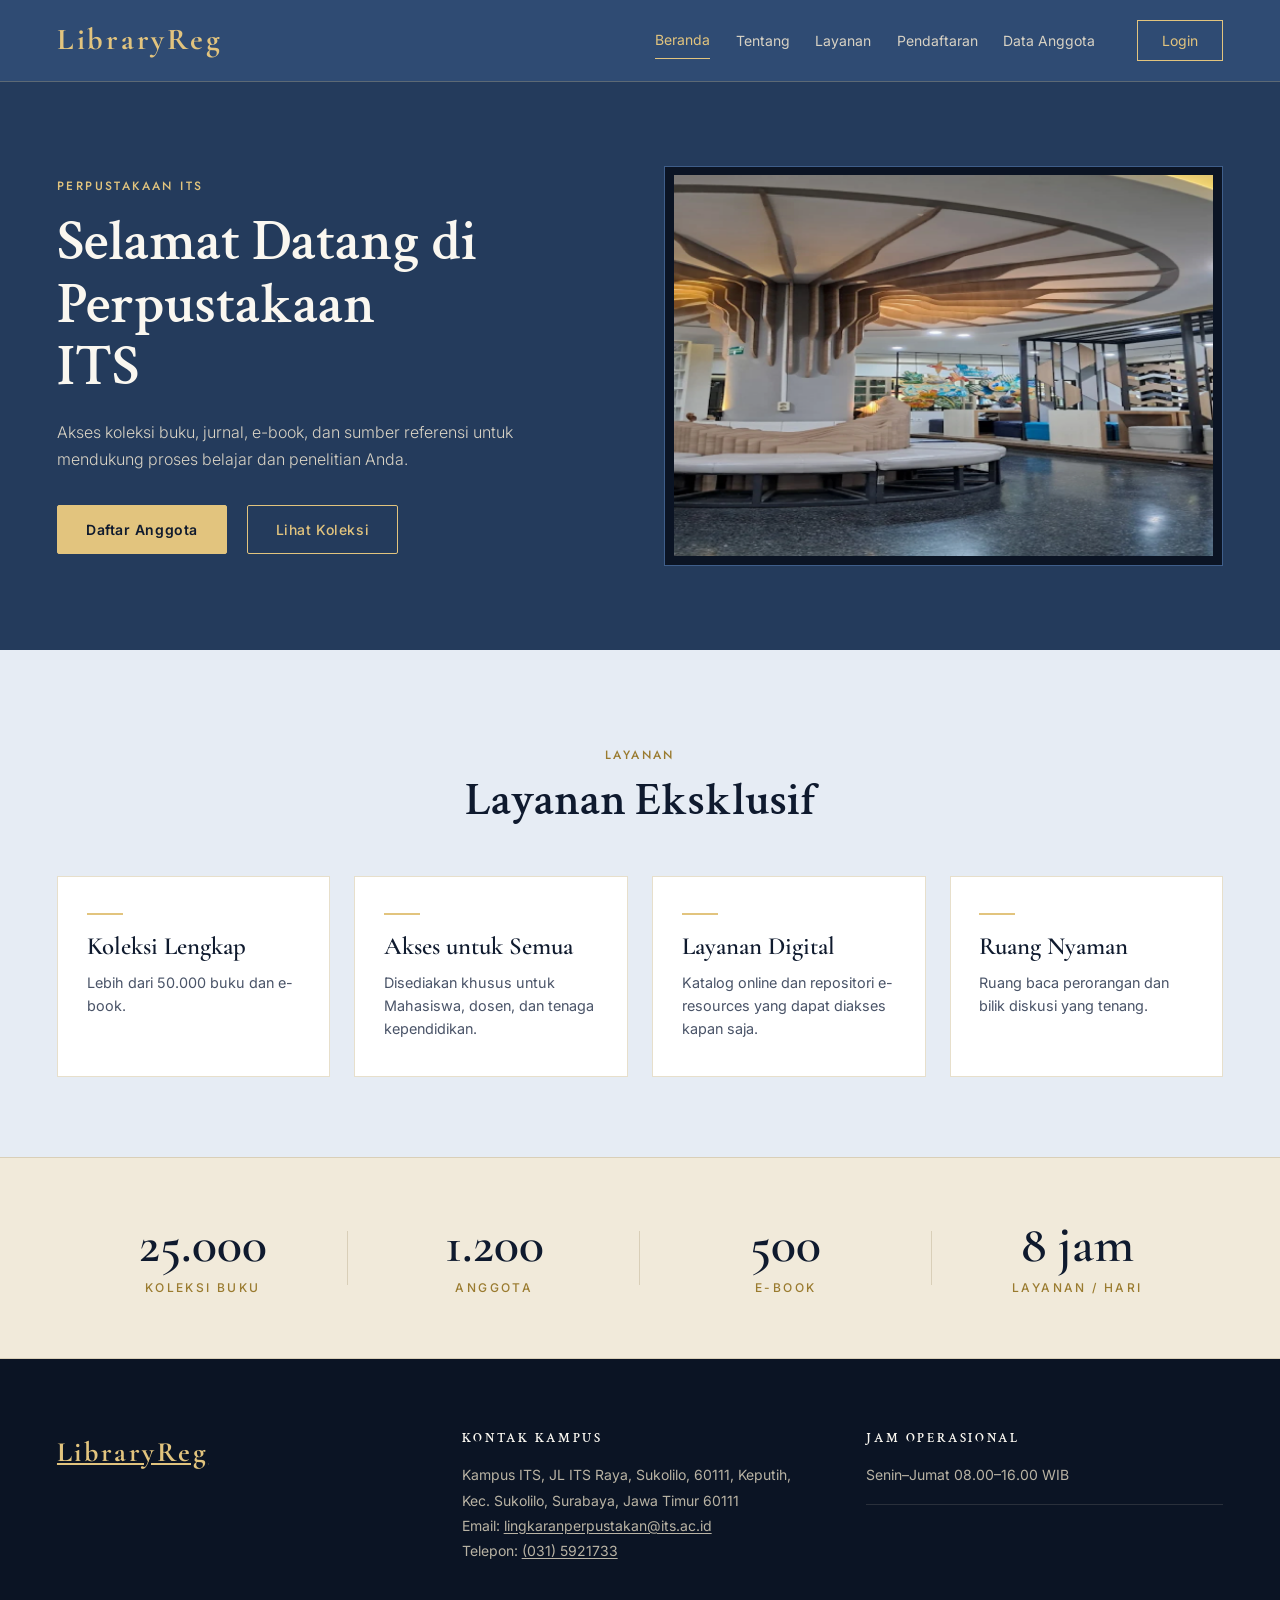
<file: index.html>
<!doctype html>
<html lang="id">
  <head>
    <meta charset="utf-8">
    <meta name="viewport" content="width=device-width, initial-scale=1">
    <meta name="description" content="Kenali layanan Perpustakaan ITS dan akses koleksi buku, jurnal, dan e-book.">
    <title>LibraryReg — Perpustakaan ITS</title>
    <link rel="preconnect" href="https://fonts.googleapis.com">
    <link rel="preconnect" href="https://fonts.gstatic.com" crossorigin>
    <link href="https://fonts.googleapis.com/css2?family=Cormorant+Garamond:wght@600;700&family=Crimson+Text:wght@600;700&family=Inter:wght@300;400;500;600&family=Jost:wght@500&display=swap" rel="stylesheet">
    <link href="https://cdn.jsdelivr.net/npm/bootstrap@5.3.3/dist/css/bootstrap.min.css" rel="stylesheet">
    <link href="styles.css" rel="stylesheet">
  </head>
  <body>
    <header class="site-header">
      <nav class="navbar navbar-expand-lg navbar-dark site-navbar" aria-label="Navigasi utama">
        <div class="container-fluid site-container">
          <a class="navbar-brand brand" href="#beranda">LibraryReg</a>
          <button class="navbar-toggler" type="button" data-bs-toggle="collapse" data-bs-target="#mainNavigation" aria-controls="mainNavigation" aria-expanded="false" aria-label="Buka navigasi">
            <span class="navbar-toggler-icon"></span>
          </button>
          <div class="collapse navbar-collapse justify-content-end" id="mainNavigation">
            <ul class="navbar-nav align-items-lg-center">
              <li class="nav-item"><a class="nav-link active" href="#beranda" aria-current="page">Beranda</a></li>
              <li class="nav-item"><a class="nav-link" href="#tentang">Tentang</a></li>
              <li class="nav-item"><a class="nav-link" href="#layanan">Layanan</a></li>
              <li class="nav-item"><a class="nav-link" href="registration.html">Pendaftaran</a></li>
              <li class="nav-item"><a class="nav-link" href="members.html">Data Anggota</a></li>
              <li class="nav-item ms-lg-3"><a class="nav-link login-link" href="#kontak">Login</a></li>
            </ul>
          </div>
        </div>
      </nav>
    </header>

    <main>
      <section class="hero-section" id="beranda" aria-labelledby="hero-title">
        <div class="container-fluid site-container">
          <div class="row align-items-center g-5">
            <div class="col-lg-6 hero-copy" id="tentang">
              <p class="eyebrow hero-eyebrow">Perpustakaan ITS</p>
              <h1 id="hero-title">Selamat Datang di<br>Perpustakaan<br>ITS</h1>
              <p class="hero-description">Akses koleksi buku, jurnal, e-book, dan sumber referensi untuk mendukung proses belajar dan penelitian Anda.</p>
              <div class="hero-actions" id="pendaftaran">
                <a class="btn btn-gold" href="registration.html">Daftar Anggota</a>
                <a class="btn btn-outline-gold" href="#layanan">Lihat Koleksi</a>
              </div>
            </div>
            <div class="col-lg-6">
              <div class="hero-image-frame">
                <img src="assets/perpustakaan-its.png" alt="Interior modern Perpustakaan ITS" class="hero-image">
              </div>
            </div>
          </div>
        </div>
      </section>

      <section class="services-section" id="layanan" aria-labelledby="services-title">
        <div class="container-fluid site-container">
          <p class="eyebrow section-eyebrow">Layanan</p>
          <h2 id="services-title">Layanan Eksklusif</h2>
          <div class="row g-4 service-grid">
            <div class="col-12 col-sm-6 col-xl-3">
              <article class="service-card">
                <span class="card-accent" aria-hidden="true"></span>
                <h3>Koleksi Lengkap</h3>
                <p>Lebih dari 50.000 buku dan e-book.</p>
              </article>
            </div>
            <div class="col-12 col-sm-6 col-xl-3">
              <article class="service-card">
                <span class="card-accent" aria-hidden="true"></span>
                <h3>Akses untuk Semua</h3>
                <p>Disediakan khusus untuk Mahasiswa, dosen, dan tenaga kependidikan.</p>
              </article>
            </div>
            <div class="col-12 col-sm-6 col-xl-3">
              <article class="service-card">
                <span class="card-accent" aria-hidden="true"></span>
                <h3>Layanan Digital</h3>
                <p>Katalog online dan repositori e-resources yang dapat diakses kapan saja.</p>
              </article>
            </div>
            <div class="col-12 col-sm-6 col-xl-3">
              <article class="service-card">
                <span class="card-accent" aria-hidden="true"></span>
                <h3>Ruang Nyaman</h3>
                <p>Ruang baca perorangan dan bilik diskusi yang tenang.</p>
              </article>
            </div>
          </div>
        </div>
      </section>

      <section class="statistics-section" id="statistik" aria-label="Statistik perpustakaan">
        <div class="container-fluid site-container">
          <div class="row g-0">
            <div class="col-6 col-lg-3 statistic-item">
              <p class="statistic-value">25.000</p>
              <p class="statistic-label">Koleksi Buku</p>
            </div>
            <div class="col-6 col-lg-3 statistic-item">
              <p class="statistic-value">1.200</p>
              <p class="statistic-label">Anggota</p>
            </div>
            <div class="col-6 col-lg-3 statistic-item">
              <p class="statistic-value">500</p>
              <p class="statistic-label">E-book</p>
            </div>
            <div class="col-6 col-lg-3 statistic-item">
              <p class="statistic-value">8 jam</p>
              <p class="statistic-label">Layanan / Hari</p>
            </div>
          </div>
        </div>
      </section>
    </main>

    <footer class="site-footer" id="kontak">
      <div class="container-fluid site-container">
        <div class="row g-5">
          <div class="col-md-4 footer-brand-column">
            <a class="brand footer-brand" href="#beranda">LibraryReg</a>
          </div>
          <div class="col-md-4">
            <h2 class="footer-heading">Kontak Kampus</h2>
            <address>
              Kampus ITS, JL ITS Raya, Sukolilo, 60111, Keputih, Kec. Sukolilo, Surabaya, Jawa Timur 60111<br>
              Email: <a href="mailto:lingkaranperpustakan@its.ac.id">lingkaranperpustakan@its.ac.id</a><br>
              Telepon: <a href="tel:+62315921733">(031) 5921733</a>
            </address>
          </div>
          <div class="col-md-4">
            <h2 class="footer-heading">Jam Operasional</h2>
            <p class="footer-hours">Senin–Jumat 08.00–16.00 WIB</p>
            <div class="footer-rule" aria-hidden="true"></div>
          </div>
        </div>
      </div>
    </footer>

    <script src="https://cdn.jsdelivr.net/npm/bootstrap@5.3.3/dist/js/bootstrap.bundle.min.js"></script>
    <script src="script.js"></script>
  </body>
</html>
</file>
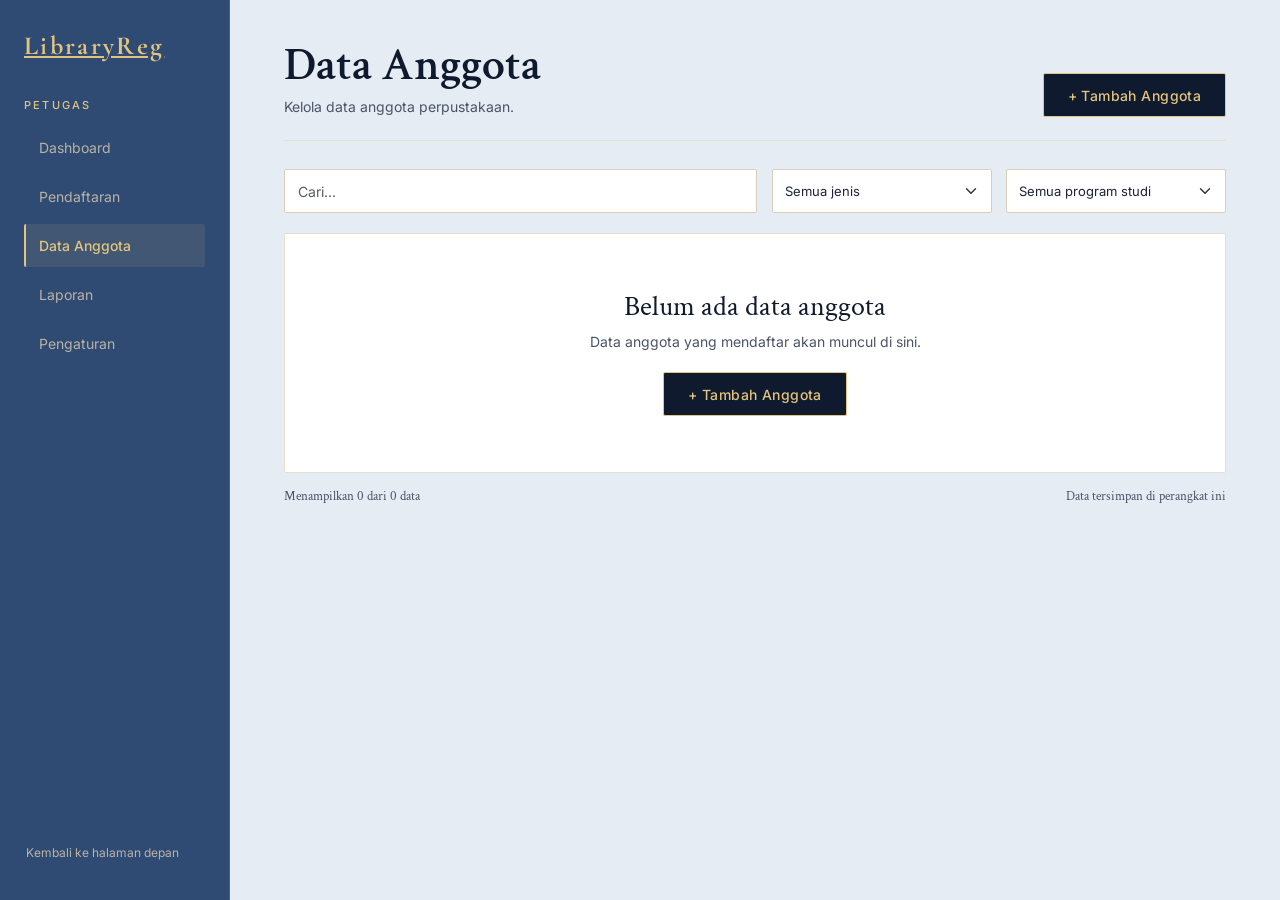
<file: members.html>
<!doctype html>
<html lang="id">
  <head>
    <meta charset="utf-8">
    <meta name="viewport" content="width=device-width, initial-scale=1">
    <meta name="description" content="Cari, lihat, dan kelola data anggota Perpustakaan ITS.">
    <title>Data Anggota — LibraryReg</title>
    <link rel="preconnect" href="https://fonts.googleapis.com">
    <link rel="preconnect" href="https://fonts.gstatic.com" crossorigin>
    <link href="https://fonts.googleapis.com/css2?family=Cormorant+Garamond:wght@600;700&family=Crimson+Text:wght@600;700&family=Inter:wght@300;400;500;600&family=Jost:wght@500&display=swap" rel="stylesheet">
    <link href="https://cdn.jsdelivr.net/npm/bootstrap@5.3.3/dist/css/bootstrap.min.css" rel="stylesheet">
    <link href="styles.css" rel="stylesheet">
  </head>
  <body class="members-body">
    <div class="members-layout">
      <aside class="members-sidebar" aria-label="Navigasi petugas">
        <a class="brand members-brand" href="index.html">LibraryReg</a>
        <p class="sidebar-label">Petugas</p>
        <nav class="sidebar-nav">
          <a href="index.html">Dashboard</a>
          <a href="registration.html">Pendaftaran</a>
          <a class="active" href="members.html" aria-current="page">Data Anggota</a>
          <a href="members.html">Laporan</a>
          <a href="members.html">Pengaturan</a>
        </nav>
        <a class="sidebar-home" href="index.html">Kembali ke halaman depan</a>
      </aside>

      <main class="members-main">
        <header class="members-header">
          <div>
            <h1>Data Anggota</h1>
            <p>Kelola data anggota perpustakaan.</p>
          </div>
          <a class="btn btn-add-member" href="registration.html">+ Tambah Anggota</a>
        </header>

        <div class="alert d-none members-message" id="membersMessage" role="alert" aria-live="polite"></div>

        <section class="members-toolbar" aria-label="Cari dan filter data anggota">
          <label class="visually-hidden" for="memberSearch">Cari anggota</label>
          <input class="form-control member-search" id="memberSearch" type="search" placeholder="Cari..." autocomplete="off">
          <label class="visually-hidden" for="memberTypeFilter">Filter jenis keanggotaan</label>
          <select class="form-select member-filter" id="memberTypeFilter">
            <option value="">Semua jenis</option>
          </select>
          <label class="visually-hidden" for="studyProgramFilter">Filter program studi</label>
          <select class="form-select member-filter" id="studyProgramFilter">
            <option value="">Semua program studi</option>
          </select>
        </section>

        <section class="members-table-card" aria-label="Daftar anggota">
          <div class="table-responsive">
            <table class="table members-table">
              <thead>
                <tr>
                  <th scope="col">No.</th>
                  <th scope="col">Nama</th>
                  <th scope="col">NRP</th>
                  <th scope="col">Prodi</th>
                  <th scope="col">Jenis</th>
                  <th scope="col" class="actions-heading">Aksi</th>
                </tr>
              </thead>
              <tbody id="membersTableBody"></tbody>
            </table>
          </div>
          <div class="members-empty d-none" id="membersEmpty" role="status">
            <h2 id="membersEmptyTitle">Belum ada data anggota</h2>
            <p id="membersEmptyDescription">Data anggota yang mendaftar akan muncul di sini.</p>
            <a class="btn btn-add-member" href="registration.html">+ Tambah Anggota</a>
          </div>
        </section>

        <footer class="members-footer">
          <p id="membersCount">Menampilkan 0 data</p>
          <p>Data tersimpan di perangkat ini</p>
        </footer>
      </main>
    </div>

    <div class="modal fade" id="memberDetailModal" tabindex="-1" aria-labelledby="memberDetailTitle" aria-hidden="true">
      <div class="modal-dialog modal-dialog-centered">
        <section class="modal-content member-modal">
          <div class="modal-header">
            <div>
              <p class="eyebrow">Profil anggota</p>
              <h2 class="modal-title" id="memberDetailTitle">Detail Anggota</h2>
            </div>
            <button class="btn-close" type="button" data-bs-dismiss="modal" aria-label="Tutup"></button>
          </div>
          <dl class="member-detail-list" id="memberDetailList"></dl>
          <div class="modal-footer">
            <button class="btn btn-cancel" type="button" data-bs-dismiss="modal">Tutup</button>
          </div>
        </section>
      </div>
    </div>

    <div class="modal fade" id="memberEditModal" tabindex="-1" aria-labelledby="memberEditTitle" aria-hidden="true">
      <div class="modal-dialog modal-dialog-centered modal-lg">
        <section class="modal-content member-modal">
          <form id="memberEditForm" novalidate>
            <div class="modal-header">
              <div>
                <p class="eyebrow">Data anggota</p>
                <h2 class="modal-title" id="memberEditTitle">Edit Anggota</h2>
              </div>
              <button class="btn-close" type="button" data-bs-dismiss="modal" aria-label="Tutup"></button>
            </div>
            <div class="modal-body">
              <div class="row g-3 registration-fields">
                <div class="col-12 col-md-6">
                  <label class="form-label" for="editFullName">Nama lengkap</label>
                  <input class="form-control" id="editFullName" name="fullName" type="text" required>
                  <div class="invalid-feedback">Nama lengkap wajib diisi.</div>
                </div>
                <div class="col-12 col-md-6">
                  <label class="form-label" for="editNrp">NRP</label>
                  <input class="form-control" id="editNrp" name="nrp" type="text" inputmode="numeric" required>
                  <div class="invalid-feedback">NRP wajib diisi dengan angka saja.</div>
                </div>
                <div class="col-12 col-md-6">
                  <label class="form-label" for="editStudyProgram">Program studi</label>
                  <input class="form-control" id="editStudyProgram" name="studyProgram" type="text" required>
                  <div class="invalid-feedback">Program studi wajib diisi.</div>
                </div>
                <div class="col-12 col-md-6">
                  <label class="form-label" for="editMembershipType">Jenis keanggotaan</label>
                  <select class="form-select" id="editMembershipType" name="membershipType" required>
                    <option value="" disabled>Pilih jenis keanggotaan</option>
                    <option value="Mahasiswa">Mahasiswa</option>
                    <option value="Dosen">Dosen</option>
                    <option value="Tenaga Kependidikan">Tenaga Kependidikan</option>
                  </select>
                  <div class="invalid-feedback">Pilih jenis keanggotaan.</div>
                </div>
                <div class="col-12 col-md-6">
                  <label class="form-label" for="editPhone">Nomor telepon</label>
                  <input class="form-control" id="editPhone" name="phone" type="tel" required>
                  <div class="invalid-feedback">Nomor telepon wajib diisi.</div>
                </div>
                <div class="col-12 col-md-6">
                  <label class="form-label" for="editEmail">Email</label>
                  <input class="form-control" id="editEmail" name="email" type="email" required>
                  <div class="invalid-feedback">Masukkan alamat email yang valid.</div>
                </div>
                <div class="col-12">
                  <label class="form-label" for="editAddress">Alamat</label>
                  <textarea class="form-control address-field" id="editAddress" name="address" rows="3" required></textarea>
                  <div class="invalid-feedback">Alamat wajib diisi.</div>
                </div>
              </div>
              <div class="alert d-none edit-error-message" id="editErrorMessage" role="alert"></div>
            </div>
            <div class="modal-footer">
              <button class="btn btn-cancel" type="button" data-bs-dismiss="modal">Batalkan</button>
              <button class="btn btn-gold" type="submit">Simpan Perubahan</button>
            </div>
          </form>
        </section>
      </div>
    </div>

    <div class="modal fade" id="memberDeleteModal" tabindex="-1" aria-labelledby="memberDeleteTitle" aria-hidden="true">
      <div class="modal-dialog modal-dialog-centered modal-sm">
        <section class="modal-content member-modal">
          <div class="modal-header">
            <h2 class="modal-title" id="memberDeleteTitle">Hapus anggota?</h2>
            <button class="btn-close" type="button" data-bs-dismiss="modal" aria-label="Tutup"></button>
          </div>
          <div class="modal-body">
            <p id="memberDeleteDescription">Data anggota ini akan dihapus dari perangkat.</p>
          </div>
          <div class="modal-footer">
            <button class="btn btn-cancel" type="button" data-bs-dismiss="modal">Batalkan</button>
            <button class="btn btn-danger" id="confirmDeleteMember" type="button">Hapus</button>
          </div>
        </section>
      </div>
    </div>

    <script src="https://cdn.jsdelivr.net/npm/bootstrap@5.3.3/dist/js/bootstrap.bundle.min.js"></script>
    <script src="members.js"></script>
  </body>
</html>
</file>
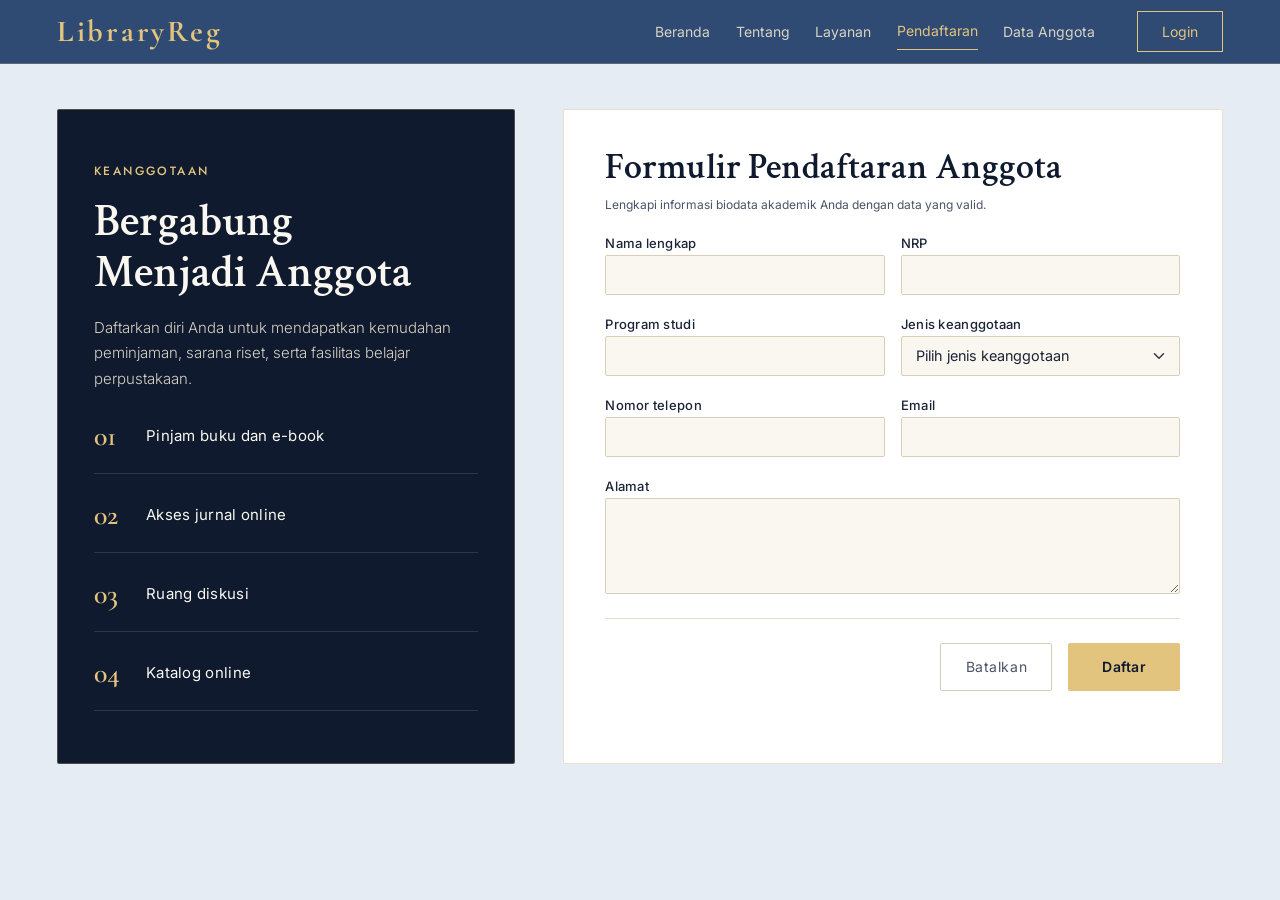
<file: registration.html>
<!doctype html>
<html lang="id">
  <head>
    <meta charset="utf-8">
    <meta name="viewport" content="width=device-width, initial-scale=1">
    <meta name="description" content="Daftar menjadi anggota Perpustakaan ITS.">
    <title>Pendaftaran Anggota — LibraryReg</title>
    <link rel="preconnect" href="https://fonts.googleapis.com">
    <link rel="preconnect" href="https://fonts.gstatic.com" crossorigin>
    <link href="https://fonts.googleapis.com/css2?family=Cormorant+Garamond:wght@600;700&family=Crimson+Text:wght@600;700&family=Inter:wght@300;400;500;600&family=Jost:wght@500&display=swap" rel="stylesheet">
    <link href="https://cdn.jsdelivr.net/npm/bootstrap@5.3.3/dist/css/bootstrap.min.css" rel="stylesheet">
    <link href="styles.css" rel="stylesheet">
  </head>
  <body class="registration-body">
    <header class="site-header">
      <nav class="navbar navbar-expand-lg navbar-dark site-navbar" aria-label="Navigasi utama">
        <div class="container-fluid site-container">
          <a class="navbar-brand brand" href="index.html#beranda">LibraryReg</a>
          <button class="navbar-toggler" type="button" data-bs-toggle="collapse" data-bs-target="#mainNavigation" aria-controls="mainNavigation" aria-expanded="false" aria-label="Buka navigasi">
            <span class="navbar-toggler-icon"></span>
          </button>
          <div class="collapse navbar-collapse justify-content-end" id="mainNavigation">
            <ul class="navbar-nav align-items-lg-center">
              <li class="nav-item"><a class="nav-link" href="index.html#beranda">Beranda</a></li>
              <li class="nav-item"><a class="nav-link" href="index.html#tentang">Tentang</a></li>
              <li class="nav-item"><a class="nav-link" href="index.html#layanan">Layanan</a></li>
              <li class="nav-item"><a class="nav-link active" href="registration.html" aria-current="page">Pendaftaran</a></li>
              <li class="nav-item"><a class="nav-link" href="members.html">Data Anggota</a></li>
              <li class="nav-item ms-lg-3"><a class="nav-link login-link" href="index.html#kontak">Login</a></li>
            </ul>
          </div>
        </div>
      </nav>
    </header>

    <main class="registration-page">
      <div class="container-fluid site-container">
        <div class="row g-4 g-xl-5 align-items-stretch">
          <div class="col-12 col-lg-5">
            <aside class="membership-card" aria-labelledby="membership-title">
              <p class="eyebrow hero-eyebrow">Keanggotaan</p>
              <h1 id="membership-title">Bergabung<br>Menjadi Anggota</h1>
              <p class="membership-description">Daftarkan diri Anda untuk mendapatkan kemudahan peminjaman, sarana riset, serta fasilitas belajar perpustakaan.</p>
              <ol class="membership-benefits">
                <li><span>01</span><p>Pinjam buku dan e-book</p></li>
                <li><span>02</span><p>Akses jurnal online</p></li>
                <li><span>03</span><p>Ruang diskusi</p></li>
                <li><span>04</span><p>Katalog online</p></li>
              </ol>
            </aside>
          </div>

          <div class="col-12 col-lg-7">
            <section class="registration-card" aria-labelledby="registration-title">
              <h2 id="registration-title">Formulir Pendaftaran Anggota</h2>
              <p class="registration-intro">Lengkapi informasi biodata akademik Anda dengan data yang valid.</p>
              <div class="alert d-none registration-message" id="registrationMessage" role="alert" aria-live="assertive"></div>

              <form id="registrationForm" novalidate>
                <div class="row g-3 registration-fields">
                  <div class="col-12 col-md-6">
                    <label class="form-label" for="fullName">Nama lengkap</label>
                    <input class="form-control" id="fullName" name="fullName" type="text" autocomplete="name" required>
                    <div class="invalid-feedback">Nama lengkap wajib diisi.</div>
                  </div>
                  <div class="col-12 col-md-6">
                    <label class="form-label" for="nrp">NRP</label>
                    <input class="form-control" id="nrp" name="nrp" type="text" inputmode="numeric" autocomplete="off" required>
                    <div class="invalid-feedback">NRP wajib diisi dengan angka saja.</div>
                  </div>
                  <div class="col-12 col-md-6">
                    <label class="form-label" for="studyProgram">Program studi</label>
                    <input class="form-control" id="studyProgram" name="studyProgram" type="text" autocomplete="organization-title" required>
                    <div class="invalid-feedback">Program studi wajib diisi.</div>
                  </div>
                  <div class="col-12 col-md-6">
                    <label class="form-label" for="membershipType">Jenis keanggotaan</label>
                    <select class="form-select" id="membershipType" name="membershipType" required>
                      <option value="" selected disabled>Pilih jenis keanggotaan</option>
                      <option value="Mahasiswa">Mahasiswa</option>
                      <option value="Dosen">Dosen</option>
                      <option value="Tenaga Kependidikan">Tenaga Kependidikan</option>
                    </select>
                    <div class="invalid-feedback">Pilih jenis keanggotaan.</div>
                  </div>
                  <div class="col-12 col-md-6">
                    <label class="form-label" for="phone">Nomor telepon</label>
                    <input class="form-control" id="phone" name="phone" type="tel" inputmode="tel" autocomplete="tel" required>
                    <div class="invalid-feedback">Nomor telepon wajib diisi.</div>
                  </div>
                  <div class="col-12 col-md-6">
                    <label class="form-label" for="email">Email</label>
                    <input class="form-control" id="email" name="email" type="email" autocomplete="email" required>
                    <div class="invalid-feedback">Masukkan alamat email yang valid.</div>
                  </div>
                  <div class="col-12">
                    <label class="form-label" for="address">Alamat</label>
                    <textarea class="form-control address-field" id="address" name="address" rows="3" autocomplete="street-address" required></textarea>
                    <div class="invalid-feedback">Alamat wajib diisi.</div>
                  </div>
                </div>

                <div class="registration-actions">
                  <a class="btn btn-cancel" href="index.html">Batalkan</a>
                  <button class="btn btn-gold" type="submit">Daftar</button>
                </div>
              </form>
            </section>
          </div>
        </div>
      </div>
    </main>

    <script src="https://cdn.jsdelivr.net/npm/bootstrap@5.3.3/dist/js/bootstrap.bundle.min.js"></script>
    <script src="script.js"></script>
    <script src="registration.js"></script>
  </body>
</html>
</file>
<file: styles.css>
:root {
  --navy: #0b1424;
  --hero-blue: #243b5c;
  --nav-blue: #2f4b73;
  --gold: #e2c47e;
  --gold-dark: #9a7b2f;
  --paper: #faf7f0;
  --muted: #d8d2c4;
  --ink: #0f1a2e;
  --body-ink: #4a5468;
  --site-gutter: clamp(1.5rem, 4.45vw, 4rem);
}

html {
  scroll-behavior: smooth;
}

body {
  margin: 0;
  color: var(--ink);
  font-family: "Inter", sans-serif;
}

.site-container {
  padding-right: var(--site-gutter);
  padding-left: var(--site-gutter);
}

.site-navbar {
  min-height: 5.1rem;
  padding: 0.75rem 0;
  background: var(--nav-blue);
  border-bottom: 1px solid rgb(226 196 126 / 25%);
}

.brand {
  color: var(--gold);
  font-family: "Cormorant Garamond", serif;
  font-size: 1.9rem;
  font-weight: 700;
  letter-spacing: 0.09em;
}

.brand:hover,
.brand:focus {
  color: var(--gold);
}

.site-navbar .navbar-nav {
  gap: 1.6rem;
}

.site-navbar .nav-link {
  width: fit-content;
  padding: 0.5rem 0 !important;
  color: var(--muted);
  font-size: 0.875rem;
  transition: color 160ms ease;
}

.site-navbar .nav-link:hover,
.site-navbar .nav-link.active {
  color: var(--gold);
}

.site-navbar .nav-link.active {
  border-bottom: 1px solid var(--gold);
}

.site-navbar .login-link {
  padding: 0.55rem 1.5rem !important;
  border: 1px solid var(--gold);
  color: var(--gold);
}

.site-navbar .login-link:hover {
  background: var(--gold);
  color: var(--ink);
}

.navbar-toggler {
  border-color: rgb(226 196 126 / 60%);
}

.navbar-toggler:focus {
  box-shadow: 0 0 0 0.2rem rgb(226 196 126 / 25%);
}

.hero-section {
  padding: 5.25rem 0;
  background: var(--hero-blue);
  color: var(--paper);
}

.hero-copy {
  scroll-margin-top: 2rem;
}

.eyebrow {
  margin: 0;
  color: var(--gold-dark);
  font-family: "Jost", sans-serif;
  font-size: 0.75rem;
  font-weight: 500;
  letter-spacing: 0.2em;
  line-height: 1.5;
  text-transform: uppercase;
}

.hero-eyebrow {
  margin-bottom: 1rem;
  color: var(--gold);
}

.hero-section h1 {
  margin: 0;
  color: var(--paper);
  font-family: "Crimson Text", serif;
  font-size: clamp(3rem, 4.45vw, 4rem);
  font-weight: 600;
  line-height: 1.1;
}

.hero-description {
  max-width: 32.5rem;
  margin: 1.25rem 0 0;
  color: var(--muted);
  font-size: 1rem;
  font-weight: 300;
  line-height: 1.7;
}

.hero-actions {
  display: flex;
  flex-wrap: wrap;
  gap: 1.25rem;
  margin-top: 2rem;
  scroll-margin-top: 2rem;
}

.hero-actions .btn {
  border-radius: 2px;
  padding: 0.8rem 1.75rem;
  font-size: 0.875rem;
  letter-spacing: 0.04em;
}

.btn-gold {
  border: 1px solid var(--gold);
  background: var(--gold);
  color: var(--ink);
  font-weight: 600;
}

.btn-gold:hover,
.btn-gold:focus {
  border-color: #efd99f;
  background: #efd99f;
  color: var(--ink);
}

.btn-outline-gold {
  border: 1px solid var(--gold);
  color: var(--gold);
  font-weight: 500;
}

.btn-outline-gold:hover,
.btn-outline-gold:focus {
  background: var(--gold);
  color: var(--ink);
}

.hero-image-frame {
  height: 25rem;
  padding: 0.55rem;
  border: 1px solid #3f5e8a;
  background: var(--navy);
}

.hero-image {
  display: block;
  width: 100%;
  height: 100%;
  object-fit: cover;
}

.services-section {
  padding: 6rem 0 5rem;
  background: #e6ecf4;
}

.section-eyebrow {
  text-align: center;
}

.services-section h2 {
  margin: 0.6rem 0 0;
  color: var(--ink);
  font-family: "Crimson Text", serif;
  font-size: 2.875rem;
  font-weight: 600;
  line-height: 1.2;
  text-align: center;
}

.service-grid {
  margin-top: 1.5rem;
}

.service-card {
  height: 100%;
  min-height: 12.5rem;
  padding: 2.25rem 1.8rem;
  border: 1px solid #e7dfcb;
  background: #fff;
}

.card-accent {
  display: block;
  width: 2.25rem;
  height: 2px;
  margin-bottom: 1rem;
  background: var(--gold);
}

.service-card h3 {
  margin: 0 0 0.55rem;
  color: var(--ink);
  font-family: "Cormorant Garamond", serif;
  font-size: 1.55rem;
  font-weight: 600;
  line-height: 1.25;
}

.service-card p {
  margin: 0;
  color: var(--body-ink);
  font-size: 0.9rem;
  line-height: 1.6;
}

.statistics-section {
  padding: 3.8rem 0;
  border-top: 1px solid #d9cfb8;
  border-bottom: 1px solid #d9cfb8;
  background: #f1eada;
}

.statistic-item {
  position: relative;
  text-align: center;
}

.statistic-item:not(:last-child)::after {
  position: absolute;
  top: 15%;
  right: 0;
  bottom: 15%;
  width: 1px;
  background: #d9cfb8;
  content: "";
}

.statistic-value {
  margin: 0;
  color: var(--ink);
  font-family: "Cormorant Garamond", serif;
  font-size: 3.25rem;
  font-weight: 600;
  line-height: 1;
}

.statistic-label {
  margin: 0.5rem 0 0;
  color: var(--gold-dark);
  font-size: 0.75rem;
  font-weight: 500;
  letter-spacing: 0.2em;
  text-transform: uppercase;
}

.site-footer {
  padding: 4.5rem 0 3rem;
  background: var(--navy);
  color: #b9b3a4;
}

.footer-brand {
  display: inline-block;
  font-size: 1.75rem;
}

.footer-heading {
  margin: 0 0 1rem;
  color: var(--paper);
  font-family: "Crimson Text", serif;
  font-size: 0.8125rem;
  font-weight: 600;
  letter-spacing: 0.2em;
  text-transform: uppercase;
}

.site-footer address,
.footer-hours {
  margin: 0;
  color: #b9b3a4;
  font-size: 0.875rem;
  font-style: normal;
  line-height: 1.8;
}

.site-footer a:not(.brand) {
  color: inherit;
  text-decoration: underline;
  text-underline-offset: 0.15em;
}

.site-footer a:not(.brand):hover {
  color: var(--gold);
}

.footer-rule {
  height: 1px;
  margin-top: 1rem;
  background: rgb(217 207 184 / 15%);
}

.registration-page {
  min-height: calc(100vh - 5.1rem);
  padding: 3.5rem 0 5rem;
  background: #e6ecf4;
}

.registration-body .site-navbar {
  min-height: 4rem;
  padding: 0;
}

.registration-body .registration-page {
  min-height: calc(100vh - 4rem);
  padding-top: 2.8rem;
}

.membership-card {
  height: 100%;
  min-height: 34rem;
  padding: 3.25rem 2.25rem;
  border: 1px solid rgb(226 196 126 / 30%);
  border-radius: 2px;
  background: var(--ink);
  color: var(--paper);
}

.membership-card h1 {
  margin: 1rem 0 0;
  color: var(--paper);
  font-family: "Crimson Text", serif;
  font-size: clamp(2.5rem, 3.5vw, 3.125rem);
  font-weight: 600;
  line-height: 1.15;
}

.membership-description {
  margin: 1rem 0 0;
  color: var(--muted);
  font-size: 0.9375rem;
  font-weight: 300;
  line-height: 1.7;
}

.membership-benefits {
  display: grid;
  gap: 1.25rem;
  margin: 1.5rem 0 0;
  padding: 0;
  list-style: none;
}

.membership-benefits li {
  display: flex;
  align-items: center;
  gap: 1.25rem;
  min-height: 3.25rem;
  padding-bottom: 1rem;
  border-bottom: 1px solid rgb(217 207 184 / 15%);
}

.membership-benefits li span {
  min-width: 2rem;
  color: var(--gold);
  font-family: "Cormorant Garamond", serif;
  font-size: 1.75rem;
  font-weight: 600;
}

.membership-benefits li p {
  margin: 0;
  color: var(--paper);
  font-size: 0.9375rem;
  letter-spacing: 0.02em;
}

.registration-card {
  height: 100%;
  padding: 2.25rem 2.6rem;
  border: 1px solid #e7dfcb;
  border-radius: 2px;
  background: #fff;
}

.registration-card h2 {
  margin: 0;
  color: var(--ink);
  font-family: "Crimson Text", serif;
  font-size: clamp(1.8rem, 3vw, 2.25rem);
  font-weight: 600;
  line-height: 1.2;
}

.registration-intro {
  margin: 0.5rem 0 0;
  color: var(--body-ink);
  font-size: 0.75rem;
  line-height: 1.4;
}

.registration-message {
  margin: 1.25rem 0 0;
  border-radius: 2px;
  font-size: 0.875rem;
}

.registration-fields {
  margin-top: 0;
}

.registration-fields .form-label {
  margin-bottom: 0.25rem;
  color: #1b2437;
  font-size: 0.8125rem;
  font-weight: 500;
  letter-spacing: 0.02em;
  line-height: 1.15;
}

.registration-fields .form-control,
.registration-fields .form-select {
  min-height: 2.5rem;
  padding: 0.5rem 0.9rem;
  border: 1px solid #d9cfb8;
  border-radius: 2px;
  background-color: #faf7f0;
  color: #1b2437;
  font-family: "Inter", sans-serif;
  font-size: 0.9rem;
}

.registration-fields .form-control:focus,
.registration-fields .form-select:focus {
  border-color: var(--gold-dark);
  box-shadow: 0 0 0 0.2rem rgb(226 196 126 / 25%);
}

.registration-fields .form-control.is-invalid,
.registration-fields .form-select.is-invalid {
  border-color: #dc3545;
}

.registration-fields .form-control.is-valid,
.registration-fields .form-select.is-valid {
  border-color: #198754;
}

.registration-fields .address-field {
  min-height: 6rem;
  resize: vertical;
}

.registration-actions {
  display: flex;
  justify-content: flex-end;
  gap: 1rem;
  margin-top: 1.5rem;
  padding-top: 1.5rem;
  border-top: 1px solid #e7dfcb;
}

.registration-actions .btn {
  min-width: 7rem;
  border-radius: 2px;
  padding: 0.8rem 1.5rem;
  font-size: 0.875rem;
  letter-spacing: 0.04em;
}

.btn-cancel {
  border: 1px solid #d9cfb8;
  background: #fff;
  color: var(--body-ink);
}

.btn-cancel:hover,
.btn-cancel:focus {
  border-color: var(--body-ink);
  background: #f8f9fa;
  color: var(--ink);
}

.members-body {
  min-height: 100vh;
  background: #e6ecf4;
}

.members-layout {
  display: flex;
  min-height: 100vh;
}

.members-sidebar {
  display: flex;
  flex: 0 0 230px;
  flex-direction: column;
  min-height: 100vh;
  padding: 1.65rem 1.5rem;
  border-right: 1px solid rgb(226 196 126 / 20%);
  background: var(--nav-blue);
}

.members-brand {
  margin: 0 0 2rem;
  font-size: 1.625rem;
}

.sidebar-label {
  margin: 0 0 0.75rem;
  color: var(--gold);
  font-size: 0.6875rem;
  font-weight: 500;
  letter-spacing: 0.2em;
  text-transform: uppercase;
}

.sidebar-nav {
  display: grid;
  gap: 0.35rem;
}

.sidebar-nav a,
.sidebar-home {
  display: block;
  padding: 0.7rem 0.8rem;
  border-left: 2px solid transparent;
  border-radius: 2px;
  color: #b9b3a4;
  font-size: 0.875rem;
  text-decoration: none;
}

.sidebar-nav a:hover,
.sidebar-home:hover {
  color: var(--gold);
}

.sidebar-nav a.active {
  border-left-color: var(--gold);
  background: rgb(226 196 126 / 10%);
  color: var(--gold);
  font-weight: 500;
}

.sidebar-home {
  margin-top: auto;
  padding-right: 0;
  padding-left: 0;
  font-size: 0.75rem;
}

.members-main {
  flex: 1;
  min-width: 0;
  padding: 2.5rem clamp(1.5rem, 4.2vw, 3.5rem) 4rem;
}

.members-header {
  display: flex;
  align-items: flex-end;
  justify-content: space-between;
  gap: 1rem;
  margin-bottom: 1.75rem;
  padding-bottom: 1.45rem;
  border-bottom: 1px solid #e7dfcb;
}

.members-header h1 {
  margin: 0;
  color: var(--ink);
  font-family: "Crimson Text", serif;
  font-size: 2.875rem;
  font-weight: 600;
  line-height: 1.1;
}

.members-header p {
  margin: 0.35rem 0 0;
  color: var(--body-ink);
  font-size: 0.875rem;
}

.btn-add-member {
  flex-shrink: 0;
  padding: 0.65rem 1.5rem;
  border: 1px solid var(--gold);
  border-radius: 2px;
  background: var(--ink);
  color: var(--gold);
  font-size: 0.875rem;
  font-weight: 500;
  letter-spacing: 0.03em;
}

.btn-add-member:hover,
.btn-add-member:focus {
  border-color: var(--gold);
  background: var(--nav-blue);
  color: var(--gold);
}

.members-message {
  margin-bottom: 1rem;
  border-radius: 2px;
}

.member-search {
  min-height: 2.75rem;
  padding: 0.6rem 0.8rem;
  border: 1px solid #d9cfb8;
  border-radius: 2px;
  background: #fff;
  color: var(--ink);
  font-size: 0.875rem;
}

.members-toolbar {
  display: grid;
  grid-template-columns: minmax(12rem, 1fr) minmax(10rem, 13.75rem) minmax(10rem, 13.75rem);
  gap: 0.9rem;
  margin-bottom: 1.2rem;
}

.member-filter {
  min-height: 2.75rem;
  border: 1px solid #d9cfb8;
  border-radius: 2px;
  background-color: #fff;
  color: #1b2437;
  font-size: 0.8125rem;
}

.member-filter:focus {
  border-color: var(--gold-dark);
  box-shadow: 0 0 0 0.2rem rgb(226 196 126 / 25%);
}

.member-search:focus {
  border-color: var(--gold-dark);
  box-shadow: 0 0 0 0.2rem rgb(226 196 126 / 25%);
}

.members-table-card {
  overflow: hidden;
  border: 1px solid #e7dfcb;
  border-radius: 2px;
  background: #fff;
}

.members-table {
  width: 100%;
  min-width: 760px;
  margin: 0;
  border-color: #e7dfcb;
  vertical-align: middle;
}

.members-table thead th {
  padding: 0.9rem 1rem;
  border-bottom-color: #d9cfb8;
  background: #f1eada;
  color: var(--gold-dark);
  font-size: 0.6875rem;
  font-weight: 600;
  letter-spacing: 0.2em;
  text-transform: uppercase;
}

.members-table tbody td {
  padding: 0.95rem 1rem;
  color: #1b2437;
  font-size: 0.8125rem;
}

.members-table .member-number {
  width: 3.5rem;
  color: var(--gold-dark);
}

.members-table .member-nrp {
  letter-spacing: 0.04em;
}

.member-type {
  white-space: nowrap;
}

.member-actions-cell {
  min-width: 10.75rem;
  text-align: right;
  white-space: nowrap;
}

.member-action {
  padding: 0.2rem 0.3rem;
  border: 0;
  background: transparent;
  color: var(--ink);
  font-size: 0.8125rem;
}

.member-action + .member-action {
  margin-left: 0.3rem;
  padding-left: 0.6rem;
  border-left: 1px solid #d9cfb8;
}

.member-action:hover,
.member-action:focus {
  color: var(--gold-dark);
  text-decoration: underline;
  text-underline-offset: 0.2em;
}

.member-action.delete-action {
  color: #8c2f2f;
}

.members-empty {
  padding: 3.5rem 1.5rem;
  color: var(--body-ink);
  text-align: center;
}

.members-empty h2 {
  margin: 0;
  color: var(--ink);
  font-family: "Crimson Text", serif;
  font-size: 1.75rem;
}

.members-empty p {
  margin: 0.5rem 0 1.25rem;
  font-size: 0.875rem;
}

.members-footer {
  display: flex;
  justify-content: space-between;
  gap: 1rem;
  margin-top: 0.9rem;
  color: var(--body-ink);
  font-family: "Crimson Text", serif;
  font-size: 0.8125rem;
}

.members-footer p {
  margin: 0;
}

.member-modal {
  border: 1px solid #e7dfcb;
  border-radius: 2px;
}

.member-modal .modal-header,
.member-modal .modal-footer {
  border-color: #e7dfcb;
}

.member-modal .modal-title {
  color: var(--ink);
  font-family: "Crimson Text", serif;
  font-size: 1.75rem;
  font-weight: 600;
}

.member-detail-list {
  display: grid;
  grid-template-columns: minmax(8rem, 0.75fr) 1.5fr;
  margin: 0;
  padding: 1rem 1.5rem;
}

.member-detail-list dt,
.member-detail-list dd {
  margin: 0;
  padding: 0.6rem 0;
  border-bottom: 1px solid #e7dfcb;
  font-size: 0.875rem;
  overflow-wrap: anywhere;
}

.member-detail-list dt {
  color: var(--body-ink);
  font-weight: 500;
}

.member-detail-list dd {
  color: var(--ink);
}

.member-modal .modal-footer .btn {
  border-radius: 2px;
}

.edit-error-message {
  margin: 1rem 0 0;
  font-size: 0.875rem;
}

@media (max-width: 991.98px) {
  .site-navbar .navbar-collapse {
    padding-top: 0.75rem;
  }

  .site-navbar .navbar-nav {
    align-items: flex-start !important;
    gap: 0.2rem;
  }

  .site-navbar .login-link {
    margin-top: 0.4rem;
  }

  .hero-section {
    padding: 4rem 0;
  }

  .hero-image-frame {
    height: clamp(18rem, 55vw, 25rem);
  }

  .services-section {
    padding: 4.5rem 0;
  }

  .registration-page {
    padding: 2.5rem 0;
  }

  .membership-card {
    min-height: 0;
  }

  .members-layout {
    display: block;
  }

  .members-sidebar {
    min-height: auto;
    padding: 1rem var(--site-gutter);
  }

  .members-brand {
    margin-bottom: 0.5rem;
  }

  .sidebar-label,
  .sidebar-home {
    display: none;
  }

  .sidebar-nav {
    display: flex;
    flex-wrap: wrap;
    gap: 0.25rem;
  }

  .sidebar-nav a {
    padding: 0.55rem 0.65rem;
    font-size: 0.8rem;
  }

  .members-main {
    padding-top: 2rem;
  }
}

@media (max-width: 575.98px) {
  .hero-section h1 {
    font-size: clamp(2.6rem, 11vw, 3.25rem);
  }

  .hero-image-frame {
    height: 16rem;
  }

  .services-section h2 {
    font-size: 2.35rem;
  }

  .service-card {
    min-height: 0;
    padding: 1.7rem;
  }

  .statistics-section {
    padding: 2.5rem 0;
  }

  .statistic-item:nth-child(2)::after {
    content: none;
  }

  .statistic-item:nth-child(n + 3) {
    margin-top: 2rem;
  }

  .statistic-value {
    font-size: 2.7rem;
  }

  .statistic-label {
    font-size: 0.65rem;
    letter-spacing: 0.12em;
  }

  .membership-card,
  .registration-card {
    padding: 2rem 1.5rem;
  }

  .registration-actions {
    gap: 0.75rem;
  }

  .registration-actions .btn {
    flex: 1;
    padding-right: 0.75rem;
    padding-left: 0.75rem;
  }

  .members-header {
    align-items: flex-start;
    flex-direction: column;
  }

  .members-header h1 {
    font-size: 2.4rem;
  }

  .members-main {
    padding-right: var(--site-gutter);
    padding-left: var(--site-gutter);
  }

  .members-toolbar {
    grid-template-columns: 1fr;
    gap: 0.65rem;
  }

  .members-footer {
    flex-direction: column;
    gap: 0.25rem;
  }
}
</file>
